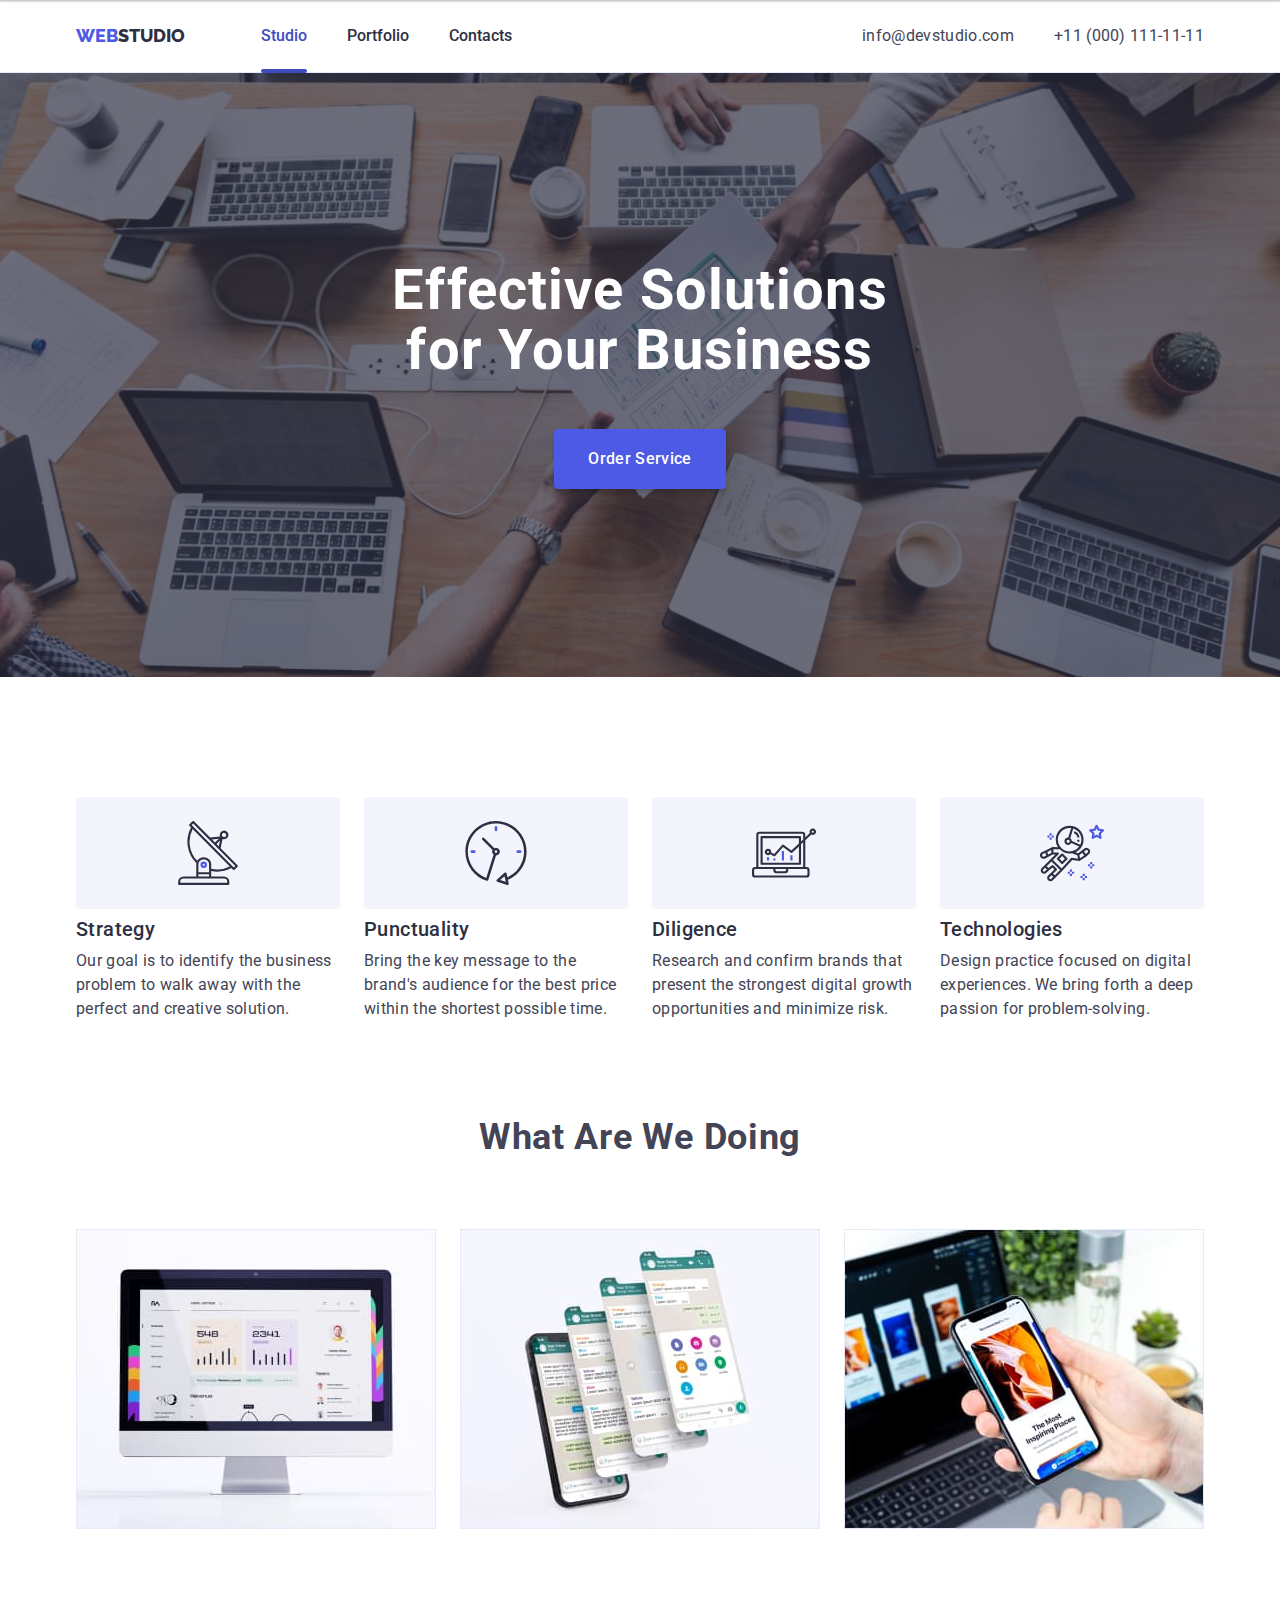
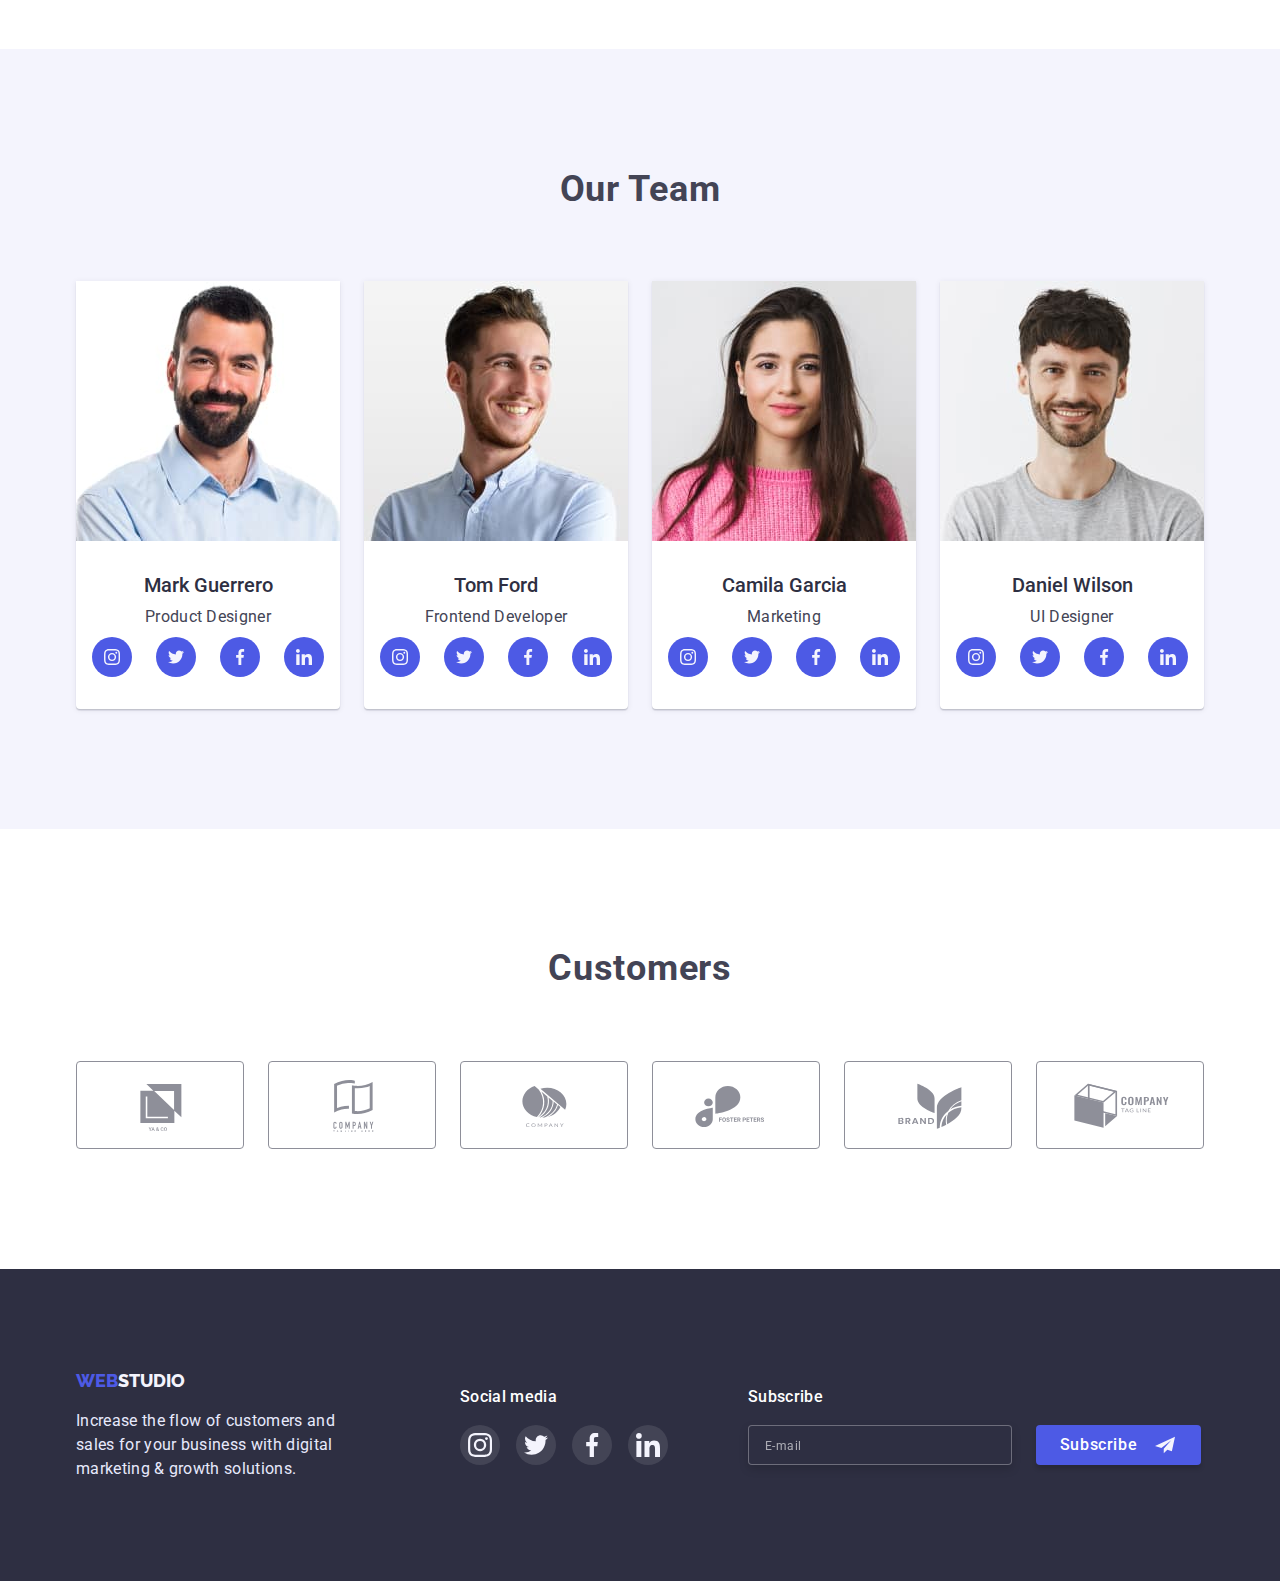
<file: index.html>
<!DOCTYPE html>
<html lang="en">
<head>
    <meta charset="UTF-8">
    <meta http-equiv="X-UA-Compatible" content="IE=edge">
    <meta name="viewport" content="width=device-width, initial-scale=1.0">
    <title>WebStudio</title>
    <link rel="preconnect" href="https://fonts.googleapis.com">
    <link rel="preconnect" href="https://fonts.gstatic.com" crossorigin>
    <link href="https://fonts.googleapis.com/css2?family=Raleway:wght@800&family=Roboto:wght@400;500;700;900&display=swap"
        rel="stylesheet">
    <link rel="stylesheet" href="https://cdnjs.cloudflare.com/ajax/libs/modern-normalize/1.1.0/modern-normalize.min.css">
    <link rel="stylesheet" href="./css/styles.css">
   </head>
<body>
    <header class="page-header">
        <div class="container">
            <div class="header-container-desktop">
                <nav class="header-nav">
                    <a href="./index.html" class="logo-first">Web<span class="logo-second">Studio</span></a>
                    <ul class="site-nav">
                        <li><a href="./index.html" class="link current">Studio</a></li>
                        <li><a href="./portfolio.html" class="link">Portfolio</a></li>
                        <li><a href="" class="link">Contacts</a></li>
                    </ul>
                </nav>
                <address class="adress-header">
                    <ul class="adress-nav">
                        <li>
                            <a href="mailto:info@devstudio.com" class="adress-link">info@devstudio.com</a>
                        </li>
                        <li>
                            <a href="tel:+110001111111" class="adress-link">+11 (000) 111-11-11</a>
                        </li>
                    </ul>
                </address>
            </div>
            <div class="header-container-mobile">
                <a href="./index.html" class="logo-first">Web<span class="logo-second">Studio</span></a>
                <button type="button" class="header-burger js-open-menu">
                    <svg class="header-burger-icon" width="32" height="22">
                        <use href="./images/icons.svg#icon-burger-menu"></use>
                    </svg>
                </button>
            </div>
            <div class="mobile-menu js-menu-container">
                <div class="container mobail-menu-container">
                    <button class="mobile-menu-close-button js-close-menu">
                        <svg class="mobile-menu-icon-close">
                            <use href="./images/icons.svg#icon-vector"></use>
                        </svg>
                    </button>
                    <ul class="mobile-link-nav">
                        <li class="menu-nav"><a href="./index.html" class="mobile-menu-link current-mobile">Studio</a></li>
                        <li class="menu-nav"><a href="./portfolio.html" class="mobile-menu-link">Portfolio</a></li>
                        <li class="menu-nav"><a href="" class="mobile-menu-link">Contacts</a></li>
                    </ul>
                    <div class="mobile-menu-adress">
                        <address class="mobile-menu-adress">
                            <ul class="mobile-adress-nav">
                                <li class="menu-nav">
                                    <a href="tel:+110001111111" class="mobile-tel-link">+11 (000) 111-11-11</a>
                                </li>
                                <li class="menu-nav">
                                    <a href="mailto:info@devstudio.com" class="mobile-mail-link">info@devstudio.com</a>
                                </li>
                            </ul>
                        </address>
                        <ul class="mobile-socials-list">
                            <li class="socials-item">
                                <a class="socials-link" href="">
                                    <svg class="mobile-socials-icon">
                                        <use href="./images/icons.svg#icon-instagram"></use>
                                    </svg>
                                </a>
                            </li>
                            <li class="socials-item">
                                <a class="socials-link" href="">
                                    <svg class="mobile-socials-icon">
                                        <use href="./images/icons.svg#icon-twitter"></use>
                                    </svg>
                                </a>
                            </li>
                            <li class="socials-item">
                                <a class="socials-link" href="">
                                    <svg class="mobile-socials-icon">
                                        <use href="./images/icons.svg#icon-facebook"></use>
                                    </svg>
                                </a>
                            </li>
                            <li class="socials-item">
                                <a class="socials-link" href="">
                                    <svg class="mobile-socials-icon">
                                        <use href="./images/icons.svg#icon-linkedin"></use>
                                    </svg>
                                </a>
                            </li>
                        </ul>
                    </div>
                </div>
            </div>
        </div>
    </header> 
    <main>
        <section class="image-hero">
            <div class="container">
                <h1 class="title-hero">Effective Solutions for Your Business</h1>
                <button class="button-hero" type="button" data-modal-open>Order Service</button>
            </div>
        </section>
        <section class="section section-advanteges">
            <div class="container">
                <div class="container-advanteges">
                    <h2 class="visually-hidden">Advanteges</h2>
                    <ul class="card-advanteges">
                        <li class="item-advantages">
                            <div class="advanteges-box">
                                <svg class="advanteges-icon">
                                    <use href="./images/icons.svg#icon-antenna"></use>
                                </svg>
                            </div>
                            <h3 class="title-advanteges">Strategy</h3>
                            <p class="text-advanteges">Our goal is to identify the business
                                problem to walk away with the perfect and creative solution.</p>
                        </li>
                        <li class="item-advantages">
                            <div class="advanteges-box">
                                <svg class="advanteges-icon">
                                    <use href="./images/icons.svg#icon-clock"></use>
                                </svg>
                            </div>
                            <h3 class="title-advanteges">Punctuality</h3>
                            <p class="text-advanteges">Bring the key message to the brand's audience for the best price within the shortest
                                possible time.</p>
                        </li>
                        <li class="item-advantages">
                            <div class="advanteges-box">
                                <svg class="advanteges-icon">
                                    <use href="./images/icons.svg#icon-diagram"></use>
                                </svg>
                            </div>
                            <h3 class="title-advanteges">Diligence</h3>
                            <p class="text-advanteges">Research and confirm brands that present the strongest digital growth opportunities
                                and minimize risk.</p>
                        </li>
                        <li class="item-advantages">
                            <div class="advanteges-box">
                                <svg class="advanteges-icon">
                                    <use href="./images/icons.svg#icon-astronaut"></use>
                                </svg>
                            </div>
                            <h3 class="title-advanteges">Technologies</h3>
                            <p class="text-advanteges">Design practice focused on digital experiences. We bring forth a deep passion for
                                problem-solving.</p>
                        </li>
                    </ul>
                </div>
            </div>
        </section>
        <section class="section section-images">
            <div class="container">
                <h2 class="title-second">What are we doing</h2>
                    <ul class="images-list">
                        <li class="image-item">
                            <img srcset="./images/monitor@2x.jpeg 2x" src="./images/monitor.jpeg" alt="Monitor" width="360">
                        </li>
                        <li class="image-item">
                            <img srcset="./images/telephones@2x.jpeg 2x" src="./images/telephones.jpeg" alt="Telephones" width="360">
                        </li>
                        <li class="image-item">
                            <img srcset="./images/phone-in-hands@2x.jpeg 2x" src="./images/phone-in-hands.jpeg" alt="Phone in hands" width="360">
                        </li>
                    </ul>
            </div>
        </section>
        <section class="section section-team">
            <div class="container container-tablet">
                <h2 class="title-second">Our Team</h2>
                <ul class="list-team">
                    <li class="team-box">
                        <div class="wrapper">
                            <img srcset="./images/mark-guerrero@2x.jpeg 2x" src="./images/mark-guerrero.jpeg" alt="Mark Guerrero" width="264">
                            <div class="team">
                                <h3 class="title-team">Mark Guerrero</h3>
                                <p class="text-team">Product Designer</p>
                                <ul class="socials-list">
                                    <li class="socials-item">
                                        <a class="socials-link" href="">
                                            <svg class="socials-icon">
                                                <use href="./images/icons.svg#icon-instagram"></use>
                                            </svg>
                                        </a>
                                    </li>
                                    <li class="socials-item">
                                        <a class="socials-link" href="">
                                            <svg class="socials-icon">
                                                <use href="./images/icons.svg#icon-twitter"></use>
                                            </svg>
                                        </a>
                                    </li>
                                    <li class="socials-item">
                                        <a class="socials-link" href="">
                                            <svg class="socials-icon">
                                                <use href="./images/icons.svg#icon-facebook"></use>
                                            </svg>
                                        </a>
                                    </li>
                                    <li class="socials-item">
                                        <a class="socials-link" href="">
                                            <svg class="socials-icon">
                                                <use href="./images/icons.svg#icon-linkedin"></use>
                                            </svg>
                                        </a>
                                    </li>
                                </ul>
                            </div>
                        </div>
                    </li>
                    <li class="team-box">
                        <div class="wrapper">
                            <img srcset="./images/tom-ford@2x.jpeg 2x" src="./images/tom-ford.jpeg" alt="Tom Ford" width="264">
                            <div class="team">
                                <h3 class="title-team">Tom Ford</h3>
                                <p class="text-team">Frontend Developer</p>
                                <ul class="socials-list">
                                    <li class="socials-item">
                                        <a class="socials-link" href="">
                                            <svg class="socials-icon">
                                                <use href="./images/icons.svg#icon-instagram"></use>
                                            </svg>
                                        </a>
                                    </li>
                                    <li class="socials-item">
                                        <a class="socials-link" href="">
                                            <svg class="socials-icon">
                                                <use href="./images/icons.svg#icon-twitter"></use>
                                            </svg>
                                        </a>
                                    </li>
                                    <li class="socials-item">
                                        <a class="socials-link" href="">
                                            <svg class="socials-icon">
                                                <use href="./images/icons.svg#icon-facebook"></use>
                                            </svg>
                                        </a>
                                    </li>
                                    <li class="socials-item">
                                        <a class="socials-link" href="">
                                            <svg class="socials-icon">
                                                <use href="./images/icons.svg#icon-linkedin"></use>
                                            </svg>
                                        </a>
                                    </li>
                                </ul>
                            </div>
                        </div>
                    </li>
                    <li class="team-box">
                        <div class="wrapper">
                            <img srcset="./images/camila-garcia@2x.jpeg 2x" src="./images/camila-garcia.jpeg" alt="Camila Garcia" width="264">
                            <div class="team">
                                <h3 class="title-team">Camila Garcia</h3>
                                <p class="text-team">Marketing</p>
                                <ul class="socials-list">
                                    <li class="socials-item">
                                        <a class="socials-link" href="">
                                            <svg class="socials-icon">
                                                <use href="./images/icons.svg#icon-instagram"></use>
                                            </svg>
                                        </a>
                                    </li>
                                    <li class="socials-item">
                                        <a class="socials-link" href="">
                                            <svg class="socials-icon">
                                                <use href="./images/icons.svg#icon-twitter"></use>
                                            </svg>
                                        </a>
                                    </li>
                                    <li class="socials-item">
                                        <a class="socials-link" href="">
                                            <svg class="socials-icon">
                                                <use href="./images/icons.svg#icon-facebook"></use>
                                            </svg>
                                        </a>
                                    </li>
                                    <li class="socials-item">
                                        <a class="socials-link" href="">
                                            <svg class="socials-icon">
                                                <use href="./images/icons.svg#icon-linkedin"></use>
                                            </svg>
                                        </a>
                                    </li>
                                </ul>
                            </div>
                        </div>
                    </li>
                    <li class="team-box">
                        <div class="wrapper">
                            <img srcset="./images/daniel-wilson@2x.jpeg 2x" src="./images/daniel-wilson.jpeg" alt="Daniel Wilson" width="264">
                           <div class="team">
                                <h3 class="title-team">Daniel Wilson</h3>
                                <p class="text-team">UI Designer</p>
                                <ul class="socials-list">
                                    <li class="socials-item">
                                        <a class="socials-link" href="">
                                            <svg class="socials-icon">
                                                <use href="./images/icons.svg#icon-instagram"></use>
                                            </svg>
                                        </a>
                                    </li>
                                    <li class="socials-item">
                                        <a class="socials-link" href="">
                                            <svg class="socials-icon">
                                                <use href="./images/icons.svg#icon-twitter"></use>
                                            </svg>
                                        </a>
                                    </li>
                                    <li class="socials-item">
                                        <a class="socials-link" href="">
                                            <svg class="socials-icon">
                                                <use href="./images/icons.svg#icon-facebook"></use>
                                            </svg>
                                        </a>
                                    </li>
                                    <li class="socials-item">
                                        <a class="socials-link" href="">
                                            <svg class="socials-icon">
                                                <use href="./images/icons.svg#icon-linkedin"></use>
                                            </svg>
                                        </a>
                                    </li>
                                </ul>
                           </div>
                        </div>
                    </li>
                </ul>
            </div>
        </section>
        <section class="section section-customers">
            <div class="container container-tablet">
                <h3 class="title-client">Customers</h3>
                <ul class="client-list">
                    <li class="client-item">
                        <a class="client-link" href="">
                            <svg class="client-icon">
                                <use href="./images/icons.svg#icon-client1"></use>
                            </svg>
                        </a>
                    </li>
                    <li class="client-item">
                        <a class="client-link" href="">
                            <svg class="client-icon">
                                <use href="./images/icons.svg#icon-client2"></use>
                            </svg>
                        </a>
                    </li>
                    <li class="client-item">
                        <a class="client-link" href="">
                            <svg class="client-icon">
                                <use href="./images/icons.svg#icon-client3"></use>
                            </svg>
                        </a>
                    </li>
                    <li class="client-item">
                        <a class="client-link" href="">
                            <svg class="client-icon">
                                <use href="./images/icons.svg#icon-client4"></use>
                            </svg>
                        </a>
                    </li>
                    <li class="client-item">
                        <a class="client-link" href="">
                            <svg class="client-icon">
                                <use href="./images/icons.svg#icon-client5"></use>
                            </svg>
                        </a>
                    </li>
                    <li class="client-item">
                        <a class="client-link" href="">
                            <svg class="client-icon">
                                <use href="./images/icons.svg#icon-client6"></use>
                            </svg>
                        </a>
                    </li>
                </ul>
            </div>
        </section>
    </main>
    <footer class="footer">
        <div class="container container-footer">
           <div class="container-footer-title">
            <a href="./index.html" class="logo-first">Web<span class="logo-third">Studio</span></a>
            <p class="text-footer">Increase the flow of customers and sales for your business with digital marketing & growth
                solutions.</p>
           </div>
           <div class="container-footer-socials">
            <h3 class="title-footer">Social media</h3>
            <ul class="socials-list-footer">
                <li class="socials-item-footer">
                    <a class="socials-link-footer" href="">
                        <svg class="socials-icon-footer">
                            <use href="./images/icons.svg#icon-instagram"></use>
                        </svg>
                    </a>
                </li>
                <li class="socials-item-footer">
                    <a class="socials-link-footer" href="">
                        <svg class="socials-icon-footer">
                            <use href="./images/icons.svg#icon-twitter"></use>
                        </svg>
                    </a>
                </li>
                <li class="socials-item-footer">
                    <a class="socials-link-footer" href="">
                        <svg class="socials-icon-footer">
                            <use href="./images/icons.svg#icon-facebook"></use>
                        </svg>
                    </a>
                </li>
                <li class="socials-item-footer">
                    <a class="socials-link-footer" href="">
                        <svg class="socials-icon-footer">
                            <use href="./images/icons.svg#icon-linkedin"></use>
                        </svg>
                    </a>
                </li>
            </ul>
           </div>
           <div class="container-footer-subscription">
            <p class="title-footer">Subscribe</p>
            <form class="subscription-form">
                <input class="subscription-input" type="email" name="subscription" placeholder="E-mail">
                <button class="button-footer" type="submit">Subscribe
                    <svg class="send-icon-footer">
                        <use href="./images/icons.svg#icon-icon-send"></use>
                    </svg>
                </button>
            </form>
           </div>
        </div>
    </footer>

    <div class="backdrop is-hidden" data-modal>
        <div class="modal">
            <button class="modal-close" type="button" data-modal-close>
                <svg class="modal-icon-close">
                    <use href="./images/icons.svg#icon-vector"></use>
                </svg>
            </button>
            <p class="modal-text">Leave your contacts and we will call you back</p>
            <form class="modal-form" name="contact-form" autocomplete="off">
                <label class="modal-form-label">
                    <span class="modal-form-input-desk">Name</span>
                    <span class="modal-form-input-wrapper">
                        <input class="contact-form-input" type="text" name="user-name" required pattern="[a-zA-Zа-яА-Я]+">
                        <svg class="modal-icon" width="18" height="18">
                            <use href="./images/icons.svg#icon-person-black"></use>
                        </svg>
                    </span>
                </label>
                <label class="modal-form-label">
                    <span class="modal-form-input-desk">Phone</span>
                    <span class="modal-form-input-wrapper">
                        <input class="contact-form-input" type="tel" name="user-phone" required pattern="[0-9]{3}-[0-9]{3}-[0-9]{2}-[0-9]{2}"
                            title="xxx-xxx-xx-xx">
                        <svg class="modal-icon" width="18" height="24">
                            <use href="./images/icons.svg#icon-phone-black"></use>
                        </svg>
                    </span>
                </label>
                <label class="modal-form-label">
                    <span class="modal-form-input-desk">Email</span>
                    <span class="modal-form-input-wrapper">
                        <input class="contact-form-input" type="email" name="user-email" required>
                        <svg class="modal-icon" width="18" height="24">
                            <use href="./images/icons.svg#icon-email-black"></use>
                        </svg>
                    </span>
                </label>
                <label class="modal-form-label-textarea">
                    <span class="modal-form-input-desk">Comment</span>
                    <textarea 
                    class="modal-form-message" 
                    name="user-message"
                    placeholder="Text input"
                    ></textarea>
                </label>

                <input class="modal-form-check visually-hidden" id="user-policy" type="checkbox" name="user-policy">
                <label class="modal-form-check-desk" for="user-policy">I accept the terms and conditions of the&nbsp;
                    <a class="policy" href="">Privacy Policy</a>
                </label>
    
                <button class="button-modal" type="submit">Send</button>
            </form>
        </div>
    </div>
    

    <script src="./js/mobile-menu.js"></script>
    <script src="./js/modal.js"></script>
</body>
</html>
</file>
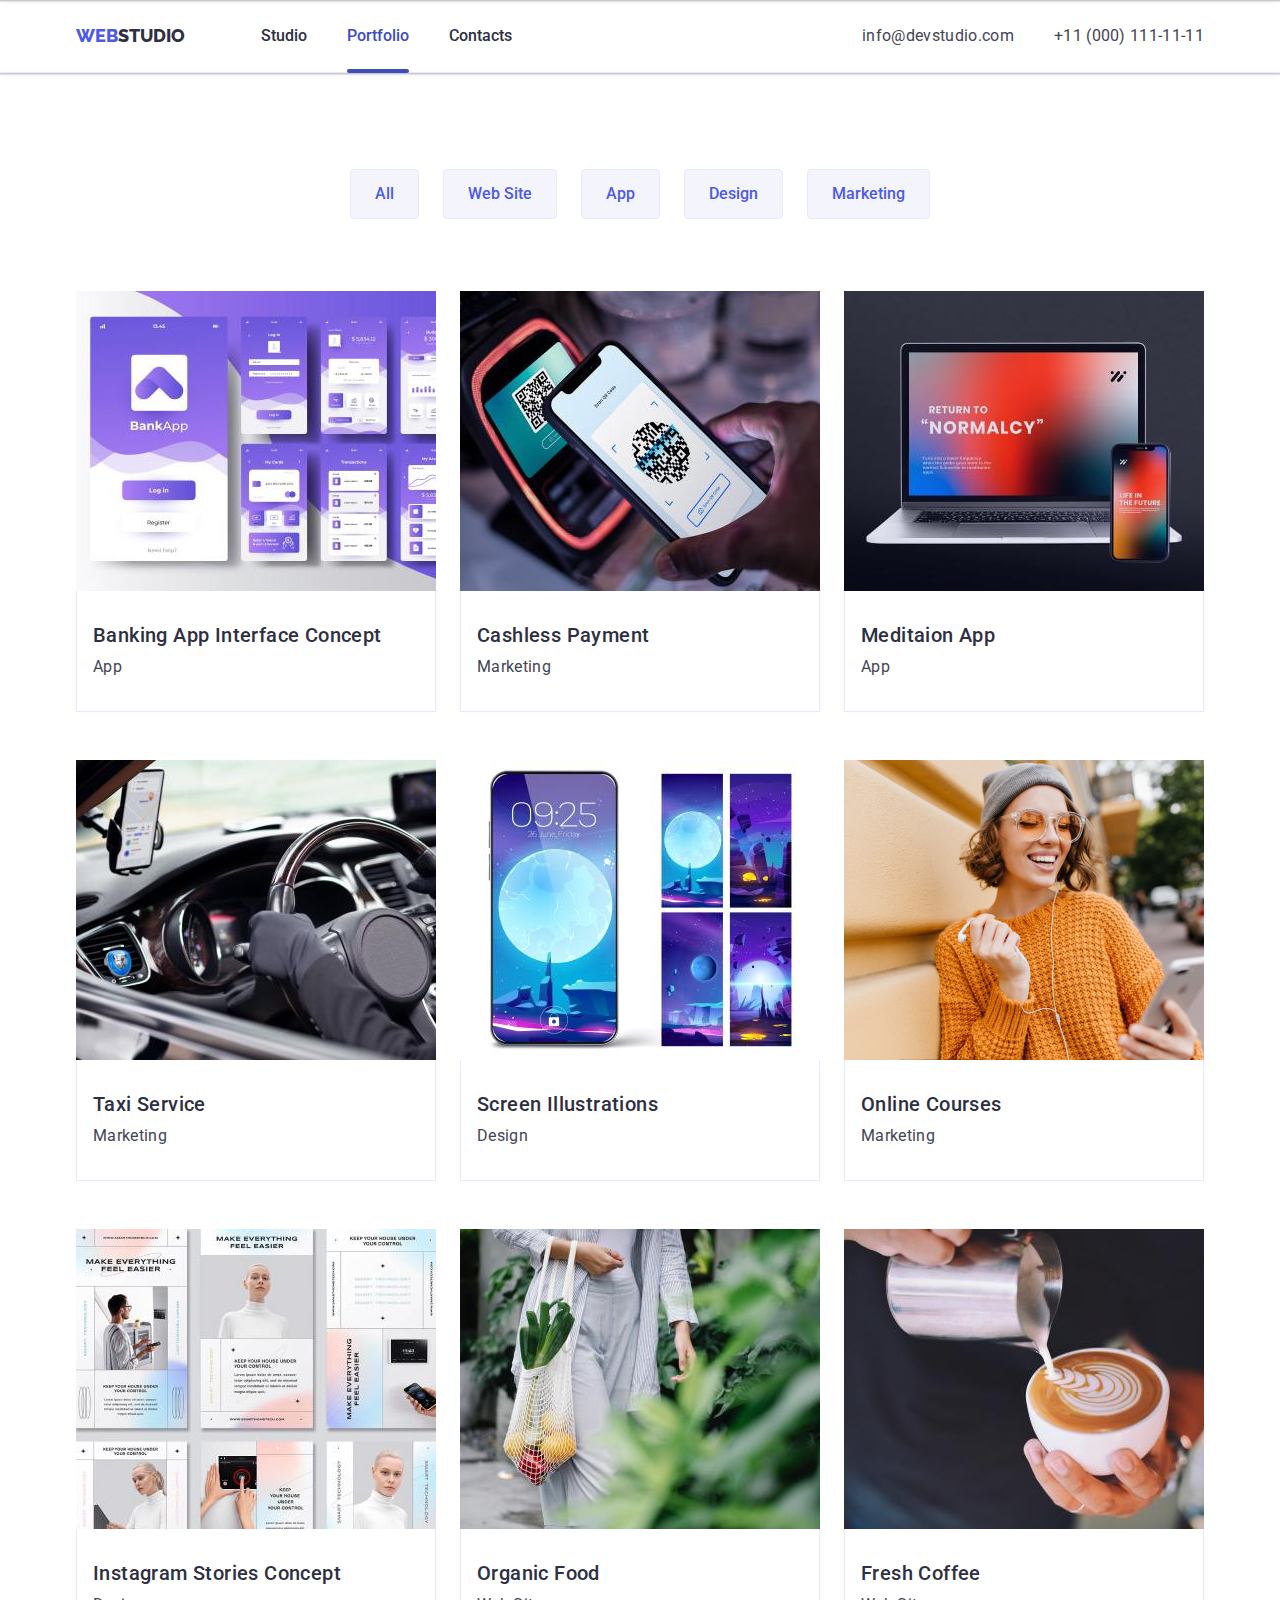
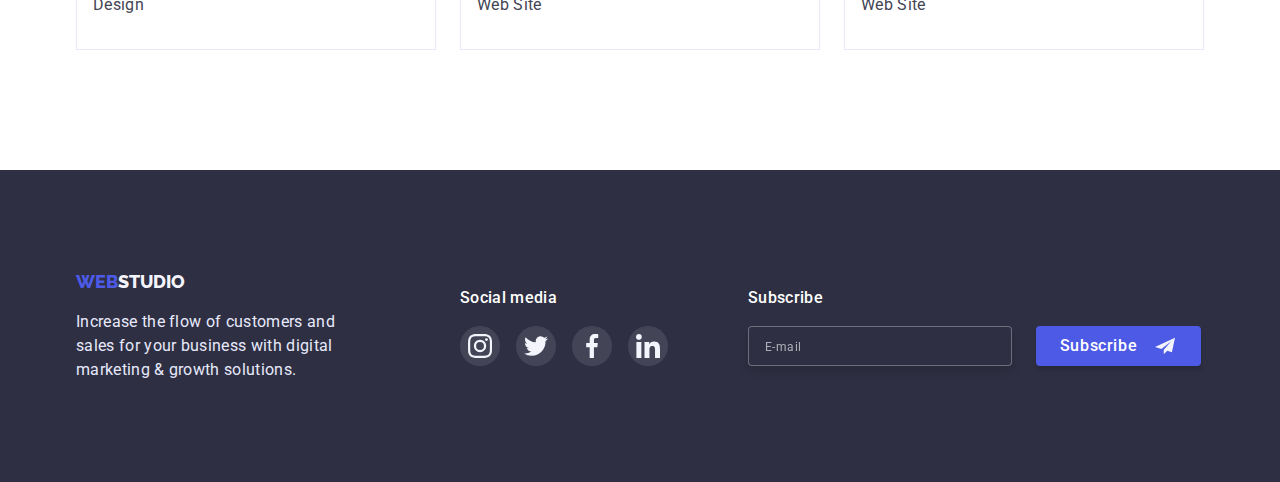
<file: portfolio.html>
<!DOCTYPE html>
<html lang="en">
<head>
    <meta charset="UTF-8">
    <meta http-equiv="X-UA-Compatible" content="IE=edge">
    <meta name="viewport" content="width=device-width, initial-scale=1.0">
    <title>Portfolio</title>
    <link rel="preconnect" href="https://fonts.googleapis.com">
    <link rel="preconnect" href="https://fonts.gstatic.com" crossorigin>
    <link href="https://fonts.googleapis.com/css2?family=Raleway:wght@800&family=Roboto:wght@400;500;700;900&display=swap"
        rel="stylesheet">
    <link rel="stylesheet" href="https://cdnjs.cloudflare.com/ajax/libs/modern-normalize/1.1.0/modern-normalize.min.css">
    <link rel="stylesheet" href="./css/styles.css">
</head>
<body>
    <header class="page-header">
        <div class="container">
            <div class="header-container-desktop">
                <nav class="header-nav">
                    <a href="./index.html" class="logo-first">Web<span class="logo-second">Studio</span></a>
                    <ul class="site-nav">
                        <li><a href="./index.html" class="link">Studio</a></li>
                        <li><a href="./portfolio.html" class="link current">Portfolio</a></li>
                        <li><a href="" class="link">Contacts</a></li>
                    </ul>
                </nav>
                <address class="adress-header">
                    <ul class="adress-nav">
                        <li>
                            <a href="mailto:info@devstudio.com" class="adress-link">info@devstudio.com</a>
                        </li>
                        <li>
                            <a href="tel:+110001111111" class="adress-link">+11 (000) 111-11-11</a>
                        </li>
                    </ul>
                </address>
            </div>
            <div class="header-container-mobile">
                <a href="./index.html" class="logo-first">Web<span class="logo-second">Studio</span></a>
                <button type="button" class="header-burger js-open-menu">
                    <svg class="header-burger-icon" width="32" height="22">
                        <use href="./images/icons.svg#icon-burger-menu"></use>
                    </svg>
                </button>
            </div>
            <div class="mobile-menu js-menu-container">
                <div class="container mobail-menu-container">
                    <button class="mobile-menu-close-button js-close-menu">
                        <svg class="mobile-menu-icon-close">
                            <use href="./images/icons.svg#icon-vector"></use>
                        </svg>
                    </button>
                    <ul class="mobile-link-nav">
                        <li class="menu-nav"><a href="./index.html" class="mobile-menu-link">Studio</a></li>
                        <li class="menu-nav"><a href="./portfolio.html" class="mobile-menu-link current-mobile">Portfolio</a></li>
                        <li class="menu-nav"><a href="" class="mobile-menu-link">Contacts</a></li>
                    </ul>
                    <div class="mobile-menu-adress">
                        <address class="mobile-menu-adress">
                            <ul class="mobile-adress-nav">
                                <li class="menu-nav">
                                    <a href="tel:+110001111111" class="mobile-tel-link">+11 (000) 111-11-11</a>
                                </li>
                                <li class="menu-nav">
                                    <a href="mailto:info@devstudio.com" class="mobile-mail-link">info@devstudio.com</a>
                                </li>
                            </ul>
                        </address>
                        <ul class="mobile-socials-list">
                            <li class="socials-item">
                                <a class="socials-link" href="">
                                    <svg class="mobile-socials-icon">
                                        <use href="./images/icons.svg#icon-instagram"></use>
                                    </svg>
                                </a>
                            </li>
                            <li class="socials-item">
                                <a class="socials-link" href="">
                                    <svg class="mobile-socials-icon">
                                        <use href="./images/icons.svg#icon-twitter"></use>
                                    </svg>
                                </a>
                            </li>
                            <li class="socials-item">
                                <a class="socials-link" href="">
                                    <svg class="mobile-socials-icon">
                                        <use href="./images/icons.svg#icon-facebook"></use>
                                    </svg>
                                </a>
                            </li>
                            <li class="socials-item">
                                <a class="socials-link" href="">
                                    <svg class="mobile-socials-icon">
                                        <use href="./images/icons.svg#icon-linkedin"></use>
                                    </svg>
                                </a>
                            </li>
                        </ul>
                    </div>
                </div>
            </div>
    </header>
    <main>
        <section class="section portfolio-section">
           <div class="container">
            <h1 class="visually-hidden">Button</h1>
                <ul class="button-list">
                    <li>
                        <button class="button" type="button">All</button>
                    </li>
                    <li>
                        <button class="button" type="button">Web Site</button>
                    </li>
                    <li>
                        <button class="button" type="button">App</button>
                    </li>
                    <li>
                        <button class="button" type="button">Design</button>
                    </li>
                    <li>
                        <button class="button" type="button">Marketing</button>
                    </li>
                </ul>
            <ul class="site-box">
                <li class="wrapper-box">
                    <a href="" class="link-site">
                        <div class="site-image">
                            <img srcset="./images/banking-app-desktop@2x.jpeg 2x" 
                            src="./images/banking-app-desktop.jpeg" alt="banking application" width="360">
                            <div class="site-description">
                                <p>14 Stylish and User-Friendly App Design Concepts · Task Manager App · Calorie Tracker App · Exotic Fruit Ecommerce App ·
                                Cloud Storage App</p>
                            </div>
                        </div>
                        <div class="text-box">
                            <h2 class="title-site">Banking App Interface Concept</h2>
                            <p class="text-site">App</p>
                        </div>
                    </a>
                </li>
                <li class="wrapper-box">
                    <a href="" class="link-site">
                        <div class="site-image"> 
                            <img srcset="./images/cashless-payment-desktop@2x.jpeg 2x" 
                            src="./images/cashless-payment-desktop.jpeg" alt="mobile payment" width="360">
                            <div class="site-description">
                                <p>14 Stylish and User-Friendly App Design Concepts · Task Manager App · Calorie Tracker App · Exotic Fruit
                                    Ecommerce App · Cloud Storage App</p>
                            </div>
                        </div>
                        <div class="text-box">
                            <h2 class="title-site">Cashless Payment</h2>
                            <p class="text-site">Marketing</p>
                        </div>
                    </a>
                </li>
                <li class="wrapper-box">
                    <a href="" class="link-site">
                        <div class="site-image">
                            <img srcset="./images/meditaion-app-desktop@2x.jpeg 2x" src="./images/meditaion-app-desktop.jpeg" alt="laptop and mobile phone" width="360">
                            <div class="site-description">
                                <p>14 Stylish and User-Friendly App Design Concepts · Task Manager App · Calorie Tracker App · Exotic Fruit Ecommerce App ·
                                Cloud Storage App</p>
                            </div>
                        </div>
                        <div class="text-box">
                            <h2 class="title-site">Meditaion App</h2>
                            <p class="text-site">App</p>
                        </div>
                    </a>
                </li>
                <li class="wrapper-box">
                    <a href="" class="link-site">
                        <div class="site-image">
                            <img srcset="./images/taxi-service-desktop@2x.jpeg 2x" src="./images/taxi-service-desktop.jpeg" alt="man driving" width="360">
                            <div class="site-description">
                                <p>14 Stylish and User-Friendly App Design Concepts · Task Manager App · Calorie Tracker App · Exotic Fruit Ecommerce App ·
                                Cloud Storage App</p>
                            </div>
                        </div>
                        <div class="text-box">
                            <h2 class="title-site">Taxi Service</h2>
                            <p class="text-site">Marketing</p>
                        </div>
                    </a>
                </li>
                <li class="wrapper-box">
                    <a href="" class="link-site">
                        <div class="site-image">
                            <img srcset="./images/screen-illustrations-desktop@2x.jpeg 2x" src="./images/screen-illustrations-desktop.jpeg" alt="phone illustrations" width="360">
                            <div class="site-description">
                                <p>14 Stylish and User-Friendly App Design Concepts · Task Manager App · Calorie Tracker App · Exotic Fruit Ecommerce App ·
                                Cloud Storage App</p>
                            </div>
                        </div>
                        <div class="text-box">
                            <h2 class="title-site">Screen Illustrations</h2>
                            <p class="text-site">Design</p>
                        </div>
                    </a>
                </li>
                <li class="wrapper-box">
                    <a href="" class="link-site">
                        <div class="site-image">
                            <picture>
                                <source 
                                srcset="./images/online-courses-desktop@2x.jpeg 2x">
                                <img src="./images/online-courses-desktop.jpeg" alt="girl with phone" width="360">
                            </picture>
                            <div class="site-description">
                                <p>14 Stylish and User-Friendly App Design Concepts · Task Manager App · Calorie Tracker App · Exotic Fruit Ecommerce App ·
                                Cloud Storage App</p>
                            </div>
                        </div>
                        <div class="text-box">
                            <h2 class="title-site">Online Courses</h2>
                            <p class="text-site">Marketing</p>
                        </div>
                    </a>
                </li>
                <li class="wrapper-box">
                    <a href="" class="link-site">
                        <div class="site-image">
                            <img srcset="./images/instagram-stories-concept-desktop@2x.jpeg 2x" src="./images/instagram-stories-concept-desktop.jpeg" alt="instagram page layouts" width="360">
                            <div class="site-description">
                                <p>14 Stylish and User-Friendly App Design Concepts · Task Manager App · Calorie Tracker App · Exotic Fruit Ecommerce App ·
                                Cloud Storage App</p>
                            </div>
                        </div>
                        <div class="text-box">
                            <h2 class="title-site">Instagram Stories Concept</h2>
                            <p class="text-site">Design</p>
                        </div>
                    </a>
                </li>
                <li class="wrapper-box">
                    <a href="" class="link-site">
                        <div class="site-image">
                            <img srcset="./images/organic-food-desktop@2x.jpeg 2x" src="./images/organic-food-desktop.jpeg" alt="girl with bag" width="360">
                            <div class="site-description">
                                <p>14 Stylish and User-Friendly App Design Concepts · Task Manager App · Calorie Tracker App · Exotic Fruit Ecommerce App ·
                                Cloud Storage App</p>
                            </div>
                        </div>
                        <div class="text-box">
                            <h2 class="title-site">Organic Food</h2>
                            <p class="text-site">Web Site</p>
                        </div>
                    </a>
                </li>
                <li class="wrapper-box">
                    <a href="" class="link-site">
                        <div class="site-image">
                            <img srcset="./images/fresh-coffee-desktop@2x.jpeg 2x" src="./images/fresh-coffee-desktop.jpeg" alt="coffe" width="360">
                            <div class="site-description">
                                <p>14 Stylish and User-Friendly App Design Concepts · Task Manager App · Calorie Tracker App · Exotic Fruit Ecommerce App ·
                                Cloud Storage App</p>
                            </div>
                        </div>
                        <div class="text-box">
                            <h2 class="title-site">Fresh Coffee</h2>
                            <p class="text-site">Web Site</p>
                        </div>
                    </a>
                </li>
            </ul>
           </div>
        </section>
    </main>
    <footer class="footer">
        <div class="container container-footer container-tablet">
            <div class="container-footer-title">
                <a href="./index.html" class="logo-first">Web<span class="logo-third">Studio</span></a>
                <p class="text-footer">Increase the flow of customers and sales for your business with digital marketing & growth
                    solutions.</p>
            </div>
            <div class="container-footer-socials">
                <h3 class="title-footer">Social media</h3>
                <ul class="socials-list-footer">
                    <li class="socials-item-footer">
                        <a class="socials-link-footer" href="">
                            <svg class="socials-icon-footer">
                                <use href="./images/icons.svg#icon-instagram"></use>
                            </svg>
                        </a>
                    </li>
                    <li class="socials-item-footer">
                        <a class="socials-link-footer" href="">
                            <svg class="socials-icon-footer">
                                <use href="./images/icons.svg#icon-twitter"></use>
                            </svg>
                        </a>
                    </li>
                    <li class="socials-item-footer">
                        <a class="socials-link-footer" href="">
                            <svg class="socials-icon-footer">
                                <use href="./images/icons.svg#icon-facebook"></use>
                            </svg>
                        </a>
                    </li>
                    <li class="socials-item-footer">
                        <a class="socials-link-footer" href="">
                            <svg class="socials-icon-footer">
                                <use href="./images/icons.svg#icon-linkedin"></use>
                            </svg>
                        </a>
                    </li>
                </ul>
            </div>
            <div class="container-footer-subscription">
                <p class="title-footer">Subscribe</p>
                <form class="subscription-form">
                    <input class="subscription-input" type="email" name="subscription" placeholder="E-mail">
                    <button class="button-footer" type="submit">Subscribe
                        <svg class="send-icon-footer">
                            <use href="./images/icons.svg#icon-icon-send"></use>
                        </svg>
                    </button>
                </form>
            </div>
        </div>
    </footer>


    <script src="./js/mobile-menu.js"></script>

</body>
</html>
</file>
<file: css/styles.css>
:root {
--color-brend: #4D5AE5;
--color-secend: #404BBF;
--color-third: #F4F4FD;
--color-primary-inverted: #FFFFFF;
--color-primary-dark: #2E2F42;
--color-secondary: #434455;
--color-additional: #E7E9FC;
--color-footer-hover: #31D0AA;
--color-icon: #8E8F99;
--color-modal-button: #E7E9FC;
--color-modal: #FCFCFC;
}

body {
    font-family: 'Roboto' , sans-serif; 
    background: var(--color-primary-inverted);
    color: var(--color-secondary);
}

p, ul, h1, h2, h3, h4, h5, h6 {
    margin-top: 0;
    margin-bottom: 0;
}

img {
    display: block;
}

.container {
    width: 100%;
    max-width: 428px;
    margin: 0 auto;
    padding: 0 15px;
}

@media screen and (min-width: 768px) {
    .container {
        max-width: 768px;
    }
}

@media screen and (min-width: 1200px) {
    .container {
        max-width: 1158px;
    }
}

/* header */


.site-nav {
    display: none;
    display: flex;
    gap: 40px;
}

@media screen and (min-width: 768px) {
    .site-nav {
        margin-left: 120px;
    }
}

@media screen and (min-width: 1200px) {
    .site-nav {
        margin-left: 76px;
    }
}

.header-container-mobile {
    display: flex;
    align-items: center;
    justify-content: space-between;
    padding: 15px;
}

@media screen and (min-width: 768px) {
    .header-container-mobile {
        display: none;
    }
}

.header-container-desktop {
    display: none;
}

@media screen and (min-width: 768px) {
    .header-container-desktop {
        display: flex;
        align-items: center;
        justify-content: space-between;
    }
}

.page-header {
    background: var(--color-primary-inverted);
    border-bottom: 1px solid var(--color-modal-button);
    box-shadow: 0px 2px 1px rgba(46, 47, 66, 0.08), 0px 1px 1px rgba(46, 47, 66, 0.16), 0px 1px 6px rgba(46, 47, 66, 0.08);
} 

.header-container {
    display: flex;
    align-items: center;
}

.header-nav {
    display: flex;
    align-items: center;
}

.adress-header {
    margin-left: auto;
}

.adress-nav {
    display: none;
}

@media screen and (min-width: 768px) {
    .adress-nav {
        display: flex;
        flex-direction: column;
        row-gap: 12px;
    }
}

@media screen and (min-width: 1200px) {
    .adress-nav {
        flex-direction: row;
        align-items: center;
        gap: 40px;
    }
}

.link {
    position: relative;
    font-weight: 500;
    font-style: normal;
    font-size: 16px;
    line-height: 1.5;
    color: var(--color-primary-dark);
    text-decoration: none;
    display: block;
    padding: 24px 0;
    transition-property: color;
    transition-duration: 250ms;
    transition-timing-function: cubic-bezier(0.4, 0, 0.2, 1);
}

.link:hover,
.link:focus {
    color: var(--color-secend);
}

.link.current::after {
    position: absolute;
    bottom: -1px;
    display: block;
    width: 100%;
    height: 4px;
    background-color: currentColor;
    border-radius: 2px;
    content: '';
}

.current {
    color: var(--color-secend);
}

.adress-link {
    display: none;
}

@media screen and (min-width: 768px) {
    .adress-link {
        display: flex;
        font-style: normal;
        font-weight: 400;
        font-size: 12px;
        line-height: 1.7;
        letter-spacing: 0.04em;
        color: var(--color-secondary);
        text-decoration: none;
        transition-property: color;
        transition-duration: 250ms;
        transition-timing-function: cubic-bezier(0.4, 0, 0.2, 1);
    }
}

.adress-link:hover,
.adress-link:focus {
    color: var(--color-secend);
}

@media screen and (min-width: 1200px) {
    .adress-link {
        font-size: 16px;
        line-height: 1.5;
        letter-spacing: 0.02em;
    }
}

ul {
    margin: 0;
    padding: 0;
    list-style: none;
}

.logo-first {
    color: var(--color-brend);
    font-family: 'Raleway';
    font-weight: 800;
    font-size: 18px;
    line-height: 1.333;
    text-transform: uppercase;
    text-decoration: none;
}

.logo-second {
    color: var(--color-primary-dark);
}


.header-burger {
    display: flex;
    align-items: center;
    justify-content: center;
    width: 40px;
    height: 40px;
    background-color: transparent;
    border: none;
    padding: 0;
}

.header-burger-icon {
    stroke: var(--color-primary-dark);
}


/* mobile-menu */

.mobile-menu {
    position: fixed;
    width: 100%;
    height: 100%;
    z-index: 100;
    top: 0;
    left: 0;
    background-color: var(--color-primary-inverted);
    box-shadow: 0px 2px 1px rgba(46, 47, 66, 0.08), 0px 1px 1px rgba(46, 47, 66, 0.16), 0px 1px 6px rgba(46, 47, 66, 0.08);
    transform: translateY(-100%);
}

.mobile-menu.is-open {
    transform: translateY(0);
    transition-duration: 250ms;
    transition-timing-function: cubic-bezier(0.4, 0, 0.2, 1);
}

.mobail-menu-container {
    position: relative;
    display: flex;
    flex-direction: column;
    height: 100%;
    padding-top: 80px;
    padding-bottom: 40px;
    padding-left: 40px;
    justify-content: space-between;
}

.mobile-menu-close-button {
    position: absolute;
    top: 24px;
    right: 24px;
    width: 24px;
    height: 24px;
    background-color: var(--color-modal-button);
    border: 1px solid rgba(0, 0, 0, 0.1);
    border-radius: 50%;
    cursor: pointer;
    display: flex;
    align-items: center;
    justify-content: center;
    transition-property: background-color, fill;
    transition-duration: 250ms;
    transition-timing-function: cubic-bezier(0.4, 0, 0.2, 1);
}

.mobile-menu-close-button:focus {
    background-color: var(--color-secend);
    fill: var(--color-primary-inverted);
}

.mobile-menu-close-button:hover {
    background-color: var(--color-secend);
    fill: var(--color-primary-inverted);
}

.mobile-menu-icon-close {
    width: 8px;
    height: 8px;
}

.mobile-link-nav {
    display: flex;
    flex-direction: column;
    gap: 40px;
}

.mobile-adress-nav {
        display: flex;
        flex-direction: column;
        gap: 40px;
        margin-bottom: 48px;
}

.mobile-menu-link {
    font-weight: 700;
    font-size: 36px;
    line-height: 1.11;
    letter-spacing: 0.02em;
    text-decoration: none;
    color: var(--color-primary-dark);
    /* transition-property: color;
    transition-duration: 250ms;
    transition-timing-function: cubic-bezier(0.4, 0, 0.2, 1); */
}

/* .mobile-menu-link:hover,
.mobile-menu-link:focus {
    color: var(--color-secend);
} */

.current-mobile  {
    color: var(--color-brend);
}

.mobile-tel-link {
    font-style: normal;
    font-weight: 700;
    font-size: 36px;
    line-height: 40px;
    letter-spacing: 0.02em;
    text-decoration: none;
    color: var(--color-brend);
    /* transition-property: color;
    transition-duration: 250ms;
    transition-timing-function: cubic-bezier(0.4, 0, 0.2, 1); */
}

/* .mobile-tel-link:hover,
.mobile-tel-linkk:focus {
    color: var(--color-brend);
} */

.mobile-mail-link {
    font-style: normal;
    font-weight: 500;
    font-size: 20px;
    line-height: 1.2;
    letter-spacing: 0.02em;
    color: var(--color-secondary);
    text-decoration: none;
    /* transition-property: color;
    transition-duration: 250ms;
    transition-timing-function: cubic-bezier(0.4, 0, 0.2, 1); */
}

/* .mobile-mail-link:hover,
.mobile-mail-link:focus {
    color: var(--color-brend);
} */

.mobile-socials-list {
    display: flex;
    gap: 56px;
    flex-wrap: wrap;
}

.mobile-socials-icon {
    width: 24px;
    height: 24px;
    fill: var(--color-third);
}

/* .menu-nav {
    display: flex;
    flex-direction: column;
    column-gap: 40px;
} */



/* section-1 */

.section {
    padding: 120px 0;
}

.image-hero {
    padding-top: 112px;
    padding-bottom: 112px;
    text-align: center;
        /* max-width: 1440px; */
    margin-left: auto;
    margin-right: auto;
    background-color: var(--color-primary-dark);
    background-image: linear-gradient(
        rgba(46, 47, 66, 0.7),
        rgba(46, 47, 66, 0.7)),
    url(../images/people-office-mobile.jpeg);
    background-position: center;
    background-repeat: no-repeat;
    background-size: cover;
}

@media (min-device-pixel-ratio: 2),
(min-resolution: 192dpi),
(min-resolution: 2dppx) {
    .image-hero {
    background-image: linear-gradient(
        rgba(46, 47, 66, 0.7), 
        rgba(46, 47, 66, 0.7)),
    url(../images/people-office-mobile@2x.jpeg);
    }
}


@media screen and (min-width: 768px) {
    .image-hero {
        background-image: linear-gradient(rgba(46, 47, 66, 0.7),
                rgba(46, 47, 66, 0.7)),
            url(../images/people-office-tablet.jpeg);
    }
}

@media screen and (min-device-pixel-ratio: 2) and (min-width: 768px),
screen and (min-resolution: 192dpi) and (min-width: 768px),
screev and (min-resolution: 2dppx) and (min-width: 768px) {
    .image-hero {
        background-image: linear-gradient(
            rgba(46, 47, 66, 0.7),
            rgba(46, 47, 66, 0.7)),
        url(../images/people-office-tablet@2x.jpeg);
    }
}

@media screen and (min-width: 1200px) {
    .image-hero {
        padding-top: 188px;
        padding-bottom: 188px;
        max-width: 1440px;
        background-image: linear-gradient(
            rgba(46, 47, 66, 0.7),
            rgba(46, 47, 66, 0.7)),
        url(../images/people-office-desktop.jpeg);
    }
}

@media screen and (min-device-pixel-ratio: 2) and (min-width: 1200px),
screen and (min-resolution: 192dpi) and (min-width: 1200px),
screev and (min-resolution: 2dppx) and (min-width: 1200px) {
    .image-hero {
        background-image: linear-gradient(
            rgba(46, 47, 66, 0.7),
            rgba(46, 47, 66, 0.7)),
        url(../images/people-office-desktop@2x.jpeg);
    }
}

.title-hero {
    max-width: 320px;
    margin: 0 auto 72px;
    font-weight: 700;
    font-size: 36px;
    line-height: 1.11;
    letter-spacing: 0.02em;
    text-align: center;
    color: var(--color-primary-inverted);
}

@media screen and (min-width: 768px) {
    .title-hero {
        min-width: 496px;
        margin: 0 auto 40px;
        font-size: 56px;
        line-height: 1.071;
    }
}

@media screen and (min-width: 1200px) {
    .title-hero {
        margin: 0 auto 48px;
    }
}

.button-hero {
    padding: 16px 32px;
    font-family: 'Roboto', sans-serif;
    font-weight: 500;
    font-size: 16px;
    line-height: 1.5;
    letter-spacing: 0.02em;
    color: var(--color-primary-inverted);
    background-color: var(--color-brend);
    border-color: transparent;
    border-radius: 4px;
    cursor: pointer;
    box-shadow: 0px 4px 4px rgba(0, 0, 0, 0.15);
    transition-property: background-color;
    transition-duration: 250ms;
    transition-timing-function: cubic-bezier(0.4, 0, 0.2, 1);
}

.button-hero:hover,
.button-hero:focus {
    background-color: var(--color-secend);
}

/* section-2 */

.visually-hidden {
    position: absolute;
    white-space: nowrap;
    width: 1px;
    height: 1px;
    overflow: hidden;
    border: 0;
    padding: 0;
    clip: rect(0 0 0 0);
    clip-path: inset(50%);
    margin: -1px;
}

.section-advanteges {
    padding-top: 96px;
    padding-bottom: 96px;
}

@media screen and (min-width: 1200px) {
    .section-advanteges {
        padding-top: 120px;
    }
}

.container.advanteges {
    display: flex;
}


.card-advanteges {
    display: flex;
    flex-direction: column;
    max-width: 100%;
    justify-content: space-between;
    row-gap: 72px;
}

@media screen and (min-width: 768px) {
    .card-advanteges {
        flex-direction: row;
        flex-wrap: wrap;
        gap: 24px;
        row-gap: 72px;
    }
}

@media screen and (min-width: 1200px) {
    .card-advanteges {
        flex-wrap: nowrap;
    }
}

.item-advantages {
    max-width: 396px;
    width: 100%;
}

@media screen and (min-width: 768px) {
    .item-advantages {
        flex-basis: calc((100% - 24px) / 2);
        row-gap: 72px;
    }
}

@media screen and (min-width: 1200px) {
    .item-advantages {
        width: 264px;
    }
}

.title-advanteges {
    font-weight: 700;
    font-size: 36px;
    line-height: 1.11;
    letter-spacing: 0.02em;
    color: var(--color-primary-dark);
    text-align: center;
    margin-bottom: 8px;
}

@media screen and (min-width: 768px) {
    .title-advanteges {
        text-align: left;
    }
}

@media screen and (min-width: 1200px) {
    .title-advanteges {
        font-weight: 500;
        font-size: 20px;
        line-height: 1.2;
    }
}

.text-advanteges {
    font-weight: 500;
    font-size: 16px;
    line-height: 1.5;
    letter-spacing: 0.02em;
    margin-bottom: 0;
}

@media screen and (min-width: 1200px) {
    .text-advanteges {
        font-weight: 400;
    }
}

.advanteges-box {
    display: none;
}

@media screen and (min-width: 1200px) {
    .advanteges-box {
        display: flex;
        background: var(--color-third);
        border-radius: 4px;
        width: 264px;
        height: 112px;
        align-items: center;
        justify-content: center;
        margin-bottom: 8px;
    }
}

.advanteges-icon {
    width: 64px;
    height: 64px;
}

/* section-3 */



.section-images {
    display: none;
}

@media screen and (min-width: 1200px) {
    .section-images {
        display: flex;
        padding-top: 0;
    }
}

.images-list {
    display: flex;
    align-items: center;
    gap: 24px;
}

.image-item {
    flex-basis: calc((100% - 48px)/3);
    width: 100%;
}

.title-second {
    margin-bottom: 72px;
    font-weight: 700;
    font-size: 36px;
    line-height: 1.111;
    text-align: center;
    letter-spacing: 0.02em;
    text-transform: capitalize;
}

/* section-4 */


.container-tablet {
    width: 582px;
    max-width: 100%;
    padding-left: 15px;
    padding-right: 15px;
}

.section-team {
    background-color: var(--color-third);
    padding-top: 96px;
    padding-bottom: 96px;
}

@media screen and (min-width: 1200px) {
    .section-team {
        padding-top: 120px;
        padding-bottom: 120px;
    }
}

.list-team {
    display: flex;
    flex-direction: column;
    align-items: center;
    justify-content: center;
    gap: 24px;
    row-gap: 72px;
}

@media screen and (min-width: 768px) {
    .list-team {
        flex-direction: row;
        flex-wrap: wrap;
        row-gap: 64px;
    }
}

@media screen and (min-width: 1200px) {
    .list-team {
        flex-wrap: nowrap;
    }
}

.team-box {
    background-color: var(--color-primary-inverted);
    box-shadow: 0px 1px 6px rgba(46, 47, 66, 0.08), 0px 1px 1px rgba(46, 47, 66, 0.16), 0px 2px 1px rgba(46, 47, 66, 0.08);
    border-radius: 0px 0px 4px 4px;
}

.team {
    text-align: center;
    padding: 32px 16px;
}

.title-team {
    margin-bottom: 8px;
    font-weight: 500;
    font-size: 20px;
    line-height: 1.2;
    color: var(--color-primary-dark);
}

.text-team {
    font-size: 16px;
    line-height: 1.5;
    letter-spacing: 0.02em;
    margin-bottom: 8px;
}

/* section 5 */

.section-customers {
    padding-top: 96px;
    padding-bottom: 96px;
}

@media screen and (min-width: 1200px) {
    .section-customers {
        padding-top: 120px;
        padding-bottom: 120px;
    }
}

.title-client {
    font-weight: 700;
    font-size: 36px;
    line-height: 1.11;
    text-align: center;
    letter-spacing: 0.02em;
    text-transform: capitalize;
    margin-bottom: 72px;
}

.client-list {
    display: flex;
    flex-wrap: wrap;
    column-gap: 16px;
    row-gap: 72px;
    justify-content: center;
}

@media screen and (min-width: 768px) {
    .client-list {
        flex-basis: calc((100% - 48px) / 3);
        column-gap: 24px;
    }
}

@media screen and (min-width: 1200px) {
    .client-list {
        flex-wrap: nowrap;
    }
}

.client-link {
    display: flex;
    width: 190px;
    height: 88px;
    align-items: center;
    justify-content: center;
    fill: var(--color-icon);
    background-color: var(--color-primary-inverted);
    border: 1px solid var(--color-icon);
    border-radius: 4px;
    color: var(--color-icon);
    transition-property: fill, border-color;
    transition-duration: 250ms;
    transition-timing-function: cubic-bezier(0.4, 0, 0.2, 1);
}

@media screen and (min-width: 768px) {
    .client-link {
        width: 168px;
        height: 88px;
    }
}

.client-icon {
    width: 104px;
    height: 56px;
}

.client-link:hover {
    fill: var(--color-secend);
    border-color: var(--color-secend);
}

.client-link:focus {
    fill: var(--color-secend);
    border-color: var(--color-secend);
}

/* footer */

.logo-third {
    color: var(--color-third);
}

.footer {
    background-color: var(--color-primary-dark);
    padding-top: 96px;
    padding-bottom: 96px;
}

@media screen and (min-width: 768px) {
    .footer {
        padding-top: 100px;
        padding-bottom: 100px;
    }
}

.text-footer {
    width: 264px;
    text-align: left;
    font-size: 16px;
    line-height: 1.5;
    letter-spacing: 0.02em;
    color: var(--color-additional);
    margin-top: 16px;
    margin-bottom: 0;
}

.container-footer-title {
    width: 268px;
    margin-right: 0 auto;
    text-align: center;
}

@media screen and (min-width: 768px) {
    .container-footer-title {
        text-align: left;
    }
}

@media screen and (min-width: 1200px) {
    .container-footer-title {
        margin-right: 120px;
    }
}

.container-footer {
    display: flex;
    flex-direction: column;
    row-gap: 72px;
    align-items: center;
    width: 582px;
    max-width: 100%;
        padding-left: 15px;
        padding-right: 15px;
}

@media screen and (min-width: 768px) {
    .container-footer {
        flex-direction: row;
        flex-wrap: wrap;
        column-gap: 24px;
    }
}

@media screen and (min-width: 1200px) {
    .container-footer {
        width: 1158px;
        flex-wrap: nowrap;
        column-gap: 0;
    }
    
}

/* social footer */

.title-footer {
    font-weight: 500;
    text-align: center;
    font-size: 16px;
    line-height: 1.5;
    letter-spacing: 0.02em;
    color: var(--color-primary-inverted);
    margin-bottom: 16px;
}
@media screen and (min-width: 768px) {
    .title-footer {
        text-align: left;
    }
}

.socials-list-footer {
    display: flex;
    gap: 16px;
}

.socials-item-footer {
    width: 40px;
    height: 40px;
}

.socials-link-footer {
    display: flex;
    align-items: center;
    justify-content: center;
    width: 100%;
    height: 100%;
    background-color: rgba(255, 255, 255, 0.1);
    border-radius: 50%;
    transition-property: background-color;
    transition-duration: 250ms;
    transition-timing-function: cubic-bezier(0.4, 0, 0.2, 1);
}

.socials-link-footer:hover {
    background-color: var(--color-footer-hover);
}

.socials-link-footer:focus {
    background-color: var(--color-footer-hover);
}

.socials-icon-footer {
    width: 24px;
    height: 24px;
    fill: var(--color-third);
}

.container-footer-socials {
    margin-right: 0;
}

@media screen and (min-width: 1200px) {
    .container-footer-socials {
        margin-right: 80px;
    }
}

.container-footer-subscription {
    width: 100%;
}

.subscription-form {
    display: flex;
}

.subscription-form {
    display: flex;
    flex-direction: column;
    row-gap: 16px;
}

@media screen and (min-width: 768px) {
    .subscription-form {
        flex-direction: row;
    }
}

.button-footer {
    display: flex;
    margin: auto;
    width: 165px;
    height: 40px;
    align-items: center;
    justify-content: center;
    font-family: 'Roboto', sans-serif;
    font-weight: 500;
    font-size: 16px;
    line-height: 1.5;
    letter-spacing: 0.04em;
    color: var(--color-primary-inverted);
    background-color: var(--color-brend);
    border-color: transparent;
    border-radius: 4px;
    cursor: pointer;
    box-shadow: 0px 4px 4px rgba(0, 0, 0, 0.15);
    transition-property: background-color;
    transition-duration: 250ms;
    transition-timing-function: cubic-bezier(0.4, 0, 0.2, 1);
}

@media screen and (min-width: 768px) {
    .button-footer {
        margin-left: 24px;
    }
}

.button-footer:hover {
    background-color: var(--color-secend);
}

.button-footer:focus {
    background-color: var(--color-secend);
}

.send-icon-footer {
    width: 24px;
    height: 20px;
    fill: var(--color-third);
    margin-left: 16px;
}

.subscription-input {
    max-width: 398px;
    width: 100%;
    margin: 0 auto;
    height: 40px;
    background-color: var(--color-primary-dark);
    border: 1px solid rgba(255, 255, 255, 0.3);
    filter: drop-shadow(0px 4px 4px rgba(0, 0, 0, 0.15));
    border-radius: 4px;
    padding: 8px 16px;
    color: var(--color-primary-inverted);
    outline: none;
}

@media screen and (min-width: 768px) {
    .subscription-input {
        margin-left: 0;
        margin-right: 0;
        width: 264px;
    }
}


.subscription-input::placeholder {
    font-weight: 400;
    font-size: 12px;
    line-height: 2;
    align-items: center;
    letter-spacing: 0.04em;
    color: rgba(255, 255, 255, 0.6);
}

/* portfolio */

.button {
    padding: 12px 24px;
    font-family: 'Roboto';
    font-style: normal;
    font-weight: 500;
    font-size: 16px;
    line-height: 1.5;
    background-color: var(--color-third);
    border: 1px solid var(--color-additional);
    border-radius: 4px;
    color: var(--color-brend);
    cursor: pointer;
    transition-property: background-color, color, box-shadow, border-color;
    transition-duration: 250ms;
    transition-timing-function: cubic-bezier(0.4, 0, 0.2, 1);
}

.button:hover,
.button:focus {
    background-color: var(--color-secend);
    color: var(--color-primary-inverted);
    box-shadow: 0px 3px 1px rgba(0, 0, 0, 0.1), 0px 2px 1px rgba(0, 0, 0, 0.08), 0px 2px 2px rgba(0, 0, 0, 0.12);
    border-color: transparent;
}

.site-box {
    display: flex;
    flex-wrap: wrap;
    row-gap: 48px;
    column-gap: 24px;
    justify-content: center;
}

@media screen and (min-width: 768px) {
    .site-box {
        flex-basis: calc((100% - 24px) / 2); 
        column-gap: 16px;   
    }
}

@media screen and (min-width: 1200px) {
    .site-box {
        column-gap: 24px;
    }
}

.text-box {
    padding-top: 32px;
    padding-bottom: 32px;
    padding-left: 16px;
    border-bottom: 1px solid var(--color-additional);
    border-left: 1px solid var(--color-additional);
    border-right: 1px solid var(--color-additional);
}

.portfolio-section {
    padding-top: 96px;
    padding-bottom: 120px;
}

.button-list {
    display: flex;
    flex-wrap: wrap;
    justify-content: center;
    flex-grow: 1;
    gap: 24px;
    margin-bottom: 72px;
}

@media screen and (min-width: 768px) {
    .button-list {
        flex-wrap: nowrap;
    }
}

.button-item {
    padding: 12px 24 px;
}

.title-site {
    font-weight: 500;
    font-size: 20px;
    line-height: 1.2;
    letter-spacing: 0.02em;
    color: var(--color-primary-dark);
    margin-bottom: 8px;
}

.text-site {
    font-size: 16px;
    margin-bottom: 0;
    line-height: 1.5;
    letter-spacing: 0.02em;
    color: var(--color-secondary);
}

.wrapper-box {
    background-color: var(--color-primary-inverted);
    flex-basis: calc((100% - 48px)/3);
}
    

.link-site {
    display: block;
    text-decoration: none;
    transition-property: box-shadow;
    transition-duration: 250ms;
    transition-timing-function: cubic-bezier(0.4, 0, 0.2, 1);
}

.link-site:hover {
    box-shadow: 0px 1px 6px rgba(46, 47, 66, 0.08), 0px 1px 1px rgba(46, 47, 66, 0.16), 0px 2px 1px rgba(46, 47, 66, 0.08);
}

.site-image {
    position: relative;
    overflow: hidden;
}

.site-description {
    position: absolute;
    top: 0;
    left: 0;
    width: 100%;
    height: 100%;
    color: var(--color-third);
    background-color: var(--color-brend);
    font-style: normal;
    font-weight: 400;
    font-size: 16px;
    line-height: 1.5;
    letter-spacing: 0.02em;
    padding: 40px 32px;
    transition-property: transform;
    transform: translateY(100%);
    transition-duration: 250ms;
    transition-timing-function: cubic-bezier(0.4, 0, 0.2, 1);
}

.link-site:hover .site-description {
    transform: translateY(0);
}

.link-site:focus .site-description {
    transform: translateY(0);
}

/* socials */

.socials-list {
    display: flex;
    gap: 24px;
    justify-content: center;
}

.socials-item {
    width: 40px;
    height: 40px;
}

.socials-link {
    display: flex;
    align-items: center;
    justify-content: center;
    width: 100%;
    height: 100%;
    color: var(--color-icon);
    background-color: var(--color-brend);
    border-radius: 50%;
    transition-property: background-color;
    transition-duration: 250ms;
    transition-timing-function: cubic-bezier(0.4, 0, 0.2, 1);
}

.socials-link:hover {
    background-color: var(--color-secend);
}

.socials-link:focus {
    background-color: var(--color-secend);
}

.socials-icon {
    width: 16px;
    height: 16px;
    fill: var(--color-third);
}

/* modal */

.backdrop {
    position: fixed;
    top: 0;
    left: 0;
    width: 100%;
    height: 100%;
    display: flex;
    align-items: center;
    justify-content: center;
    padding: 20px 0;
    background-color: rgba(46, 47, 66, 0.4);
    transition: opacity 250ms cubic-bezier(0.4, 0, 0.2, 1), visibility 250ms cubic-bezier(0.4, 0, 0.2, 1);
}

.backdrop.is-hidden {
    opacity: 0;
    visibility: hidden;
    pointer-events: none;
}

.backdrop .is-hidden .modal {
    transform: scale(0);
}

.modal {
    position: relative;
    width: 100%;
    width: 408px;
    background-color: var(--color-modal);
    border-radius: 4px;
    transition: transform 250ms;
    transform: scale(1);
    padding: 24px;
    padding-top: 74px;
}

.modal-close {
    position: absolute;
    top: 24px;
    right: 24px;
    width: 24px;
    height: 24px;
    background-color: var(--color-modal-button);
    border: 1px solid rgba(0, 0, 0, 0.1);
    border-radius: 50%;
    cursor: pointer;
    display: flex;
    align-items: center;
    justify-content: center;
    transition-property: background-color, fill;
    transition-duration: 250ms;
    transition-timing-function: cubic-bezier(0.4, 0, 0.2, 1);
}

.modal-close:focus {
    background-color: var(--color-secend);
    fill: var(--color-primary-inverted);
}

.modal-close:hover {
    background-color: var(--color-secend);
    fill: var(--color-primary-inverted);
}

.modal-icon-close {
    width: 8px;
    height: 8px;
}

.modal-text {
    margin-bottom: 16px;
    font-style: normal;
    font-weight: 500;
    font-size: 16px;
    line-height: 1.5;
    text-align: center;
    letter-spacing: 0.02em;
    color: var(--color-primary-dark);
}

.modal-form {
    display: flex;
    flex-direction: column;
}

.contact-form-input {
    width: 100%;
    height: 40px;
    background-color: var(--color-modal);
    border: 1px solid rgba(33, 33, 33, 0.2);
    border-radius: 4px;
    padding-left: 38px;
    transition-property: border-color;
    transition-duration: 250ms;
    transition-timing-function: cubic-bezier(0.4, 0, 0.2, 1);
}

.contact-form-input:focus {
    outline: none;
    border-color: var(--color-brend);
}

.modal-icon {
    transition-property: fill;
    transition-duration: 250ms;
    transition-timing-function: cubic-bezier(0.4, 0, 0.2, 1);
}

.contact-form-input:focus +.modal-icon {
    fill: var(--color-brend);
}

.modal-form-input-desk {
    display: block;
    margin-bottom: 4px;
    font-weight: 400;
    font-size: 12px;
    line-height: 1.17;
    letter-spacing: 0.01em;
    color: var(--color-icon);
}

.modal-form-label {
    margin-bottom: 8px;
}

.modal-form-label-textarea {
    margin-bottom: 16px;
}

.modal-form-input-wrapper {
    position: relative;
}

.modal-icon {
    position: absolute;
    top: 50%;
    left: 16px;
    transform: translate(0, -50%);
}


.modal-form-message {
    width: 100%;
    height: 120px;
    padding: 8px 16px;
    display: block;
    border-radius: 4px;
    background-color: var(--color-modal);
    border: 1px solid rgba(33, 33, 33, 0.2);
    resize: none;
    transition-property: border-color;
    transition-duration: 250ms;
    transition-timing-function: cubic-bezier(0.4, 0, 0.2, 1);
}

.modal-form-message:focus {
    outline: none;
    border-color: var(--color-brend);
}

.modal-form-message::placeholder {
    font-weight: 400;
    font-size: 12px;
    line-height: 1.33;
    letter-spacing: 0.04em;
    color: rgba(117, 117, 117, 0.5);
}

.modal-form-check-desk {
    display: flex;
    font-weight: 400;
    font-size: 12px;
    line-height: 1.17;
    letter-spacing: 0.04em;
    color: var(--color-icon);
    align-items: center;
    margin-bottom: 24px;
}

.policy {
    color: var(--color-secend);
}

.modal-form-check-desk::before {
    display: block;
    width: 16px;
    height: 16px;
    border: 1px solid var(--color-primary-dark);
    content: '';
    cursor: pointer;
    border-radius: 2px;
    margin-right: 10px;
}

.modal-form-check:checked + .modal-form-check-desk::before {
    background-image: url(../images/click.svg);
    background-color: var(--color-secend);
    border-color: var(--color-secend);
    background-position: center;
    background-repeat: no-repeat;
}


.button-modal {
    padding: 16px 32px;
    align-self: center;
    width: 159px;
    height: 56px;
    font-family: 'Roboto', sans-serif;
    font-weight: 500;
    font-size: 16px;
    line-height: 1.5;
    letter-spacing: 0.02em;
    color: var(--color-primary-inverted);
    background-color: var(--color-brend);
    border-color: transparent;
    border-radius: 4px;
    cursor: pointer;
    box-shadow: 0px 4px 4px rgb(0 0 0 / 15%);
    transition-property: background-color;
    transition-duration: 250ms;
    transition-timing-function: cubic-bezier(0.4, 0, 0.2, 1);
}

.button-modal:hover,
.button-modal:focus {
    background-color: var(--color-secend);
}
</file>
